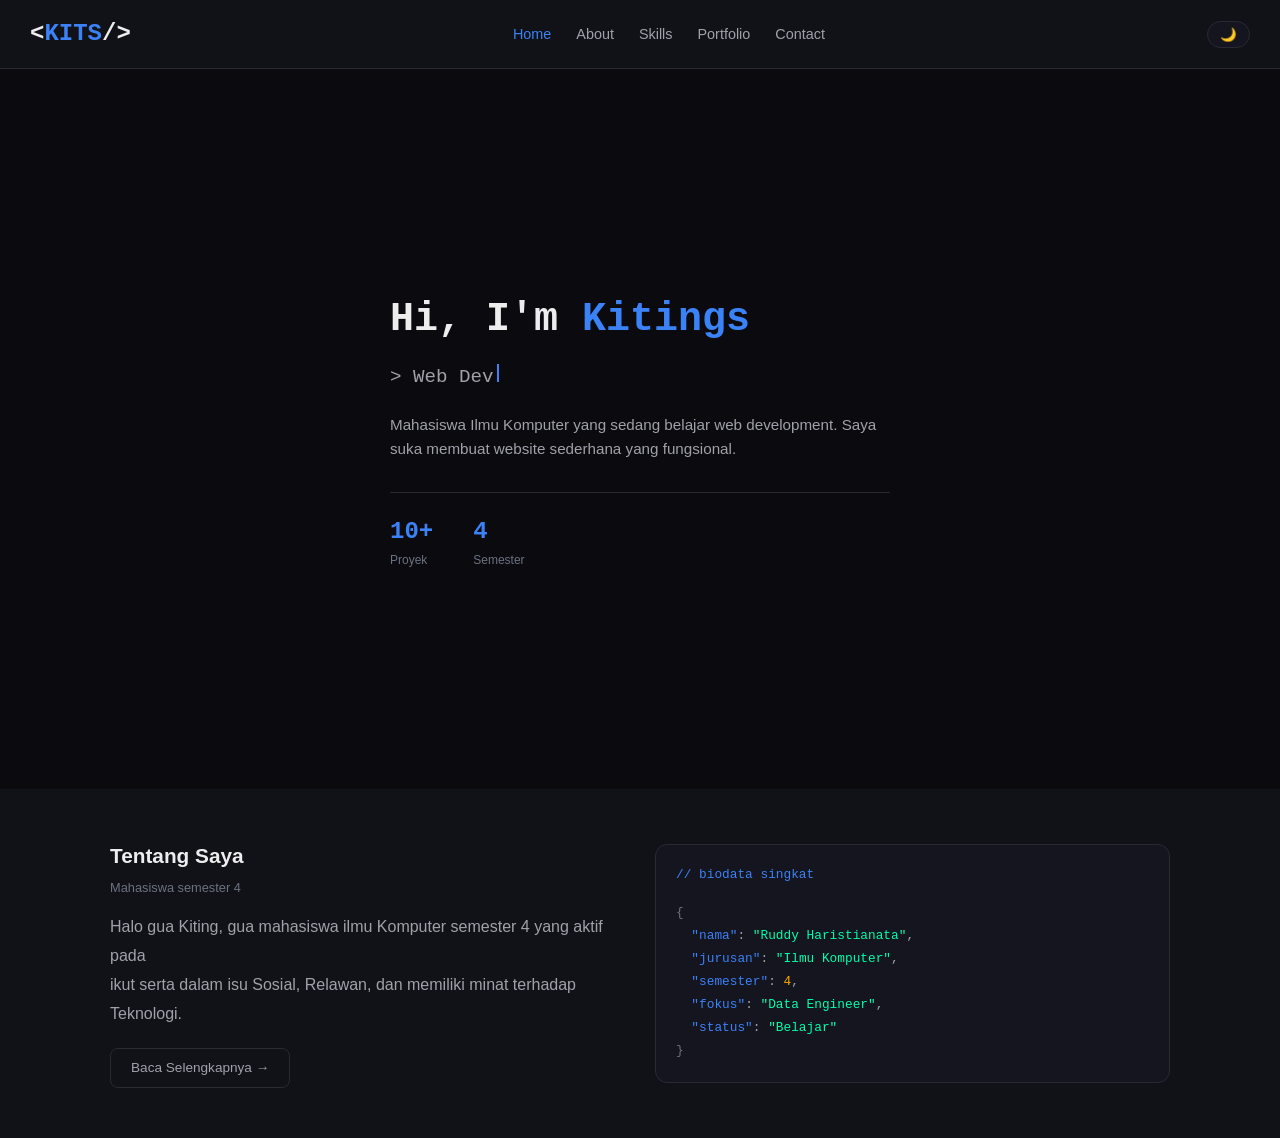
<file: index.html>
<!DOCTYPE html>
<html lang="id">
<head>
  <meta charset="UTF-8">
  <meta name="viewport" content="width=device-width, initial-scale=1.0">
  <title>Home</title>
  <style>

    * {
      margin: 0;
      padding: 0;
      box-sizing: border-box;
    }

    body {
      background-color: #0a0a0f;
      color: #ededee;
      font-family: Arial, Helvetica, sans-serif;
      line-height: 1.6;
    }

    .container {
      max-width: 1100px;
      margin: 0 auto;
      padding: 0 20px;
    }

    .navbar {
      display: flex;
      justify-content: space-between;
      align-items: center;
      padding: 15px 30px;
      background-color: #111118;
      border-bottom: 1px solid #2a2a35;
      flex-wrap: wrap;
    }

    .logo {
      font-family: 'Courier New', monospace;
      font-size: 1.5rem;
      font-weight: bold;
      text-decoration: none;
      color: #ededee;
    }

    .logo span { color: #3b82f6; }

    .nav-links {
      display: flex;
      gap: 25px;
      list-style: none;
    }

    .nav-links a {
      color: #a1a1aa;
      text-decoration: none;
      font-size: 0.9rem;
    }

    .nav-links a:hover { color: #3b82f6; }
    .nav-links a.active { color: #3b82f6; }

    .theme-toggle {
      background: #15151f;
      border: 1px solid #2a2a35;
      border-radius: 30px;
      padding: 5px 12px;
      cursor: pointer;
      color: #ededee;
    }

    .hamburger { display: none; flex-direction: column; gap: 4px; cursor: pointer; }
    .hamburger span { width: 22px; height: 2px; background: #ededee; }

    @media (max-width: 700px) {
      .nav-links { display: none; }
      .hamburger { display: flex; }
    }

    .hero {
      min-height: 80vh;
      display: flex;
      align-items: center;
      padding: 50px 0;
    }

    .hero-label {
      font-family: 'Courier New', monospace;
      font-size: 0.8rem;
      color: #3b82f6;
      margin-bottom: 15px;
    }

    .hero-name {
      font-family: 'Courier New', monospace;
      font-size: 2.5rem;
      font-weight: bold;
      margin-bottom: 10px;
    }

    .hero-name .highlight { color: #3b82f6; }

    .hero-role {
      font-family: 'Courier New', monospace;
      font-size: 1.2rem;
      color: #a1a1aa;
      margin-bottom: 20px;
    }

    .cursor {
      display: inline-block;
      width: 2px;
      height: 18px;
      background: #3b82f6;
      margin-left: 3px;
      animation: blink 1s step-end infinite;
    }

    @keyframes blink {
      0%, 100% { opacity: 1; }
      50% { opacity: 0; }
    }

    .hero-desc {
      max-width: 500px;
      color: #a1a1aa;
      font-size: 0.95rem;
      margin-bottom: 30px;
    }

    .btn {
      display: inline-block;
      padding: 8px 20px;
      border-radius: 8px;
      text-decoration: none;
      font-size: 0.85rem;
    }

    .btn-primary {
      background: #3b82f6;
      color: white;
      border: 1px solid #3b82f6;
    }

    .btn-primary:hover {
      background: transparent;
      color: #3b82f6;
    }

    .btn-outline {
      border: 1px solid #2a2a35;
      color: #a1a1aa;
    }

    .btn-outline:hover {
      border-color: #3b82f6;
      color: #3b82f6;
    }

    .hero-buttons {
      display: flex;
      gap: 15px;
      flex-wrap: wrap;
      margin-bottom: 30px;
    }

    .tag {
      font-size: 0.7rem;
      background: #15151f;
      padding: 4px 10px;
      border-radius: 12px;
      color: #a1a1aa;
      border: 1px solid #2a2a35;
      display: inline-block;
      margin-right: 5px;
      margin-bottom: 5px;
    }

    .tech-stack {
      margin: 20px 0;
    }

    .tech-stack p {
      font-size: 0.75rem;
      color: #6b7280;
      margin-bottom: 8px;
    }

    .hero-stats {
      display: flex;
      gap: 40px;
      margin-top: 30px;
      padding-top: 20px;
      border-top: 1px solid #2a2a35;
    }

    .stat-number {
      font-family: 'Courier New', monospace;
      font-size: 1.5rem;
      font-weight: bold;
      color: #3b82f6;
    }

    .stat-label {
      font-size: 0.75rem;
      color: #6b7280;
    }

    .section-preview {
      padding: 50px 0;
      background-color: #111118;
    }

    .section-title {
      font-size: 1.3rem;
      font-weight: bold;
      margin-bottom: 5px;
    }

    .section-subtitle {
      color: #6b7280;
      font-size: 0.8rem;
      margin-bottom: 15px;
    }

    .grid-2 {
      display: grid;
      grid-template-columns: 1fr 1fr;
      gap: 30px;
      align-items: center;
    }

    .card {
      background: #15151f;
      border: 1px solid #2a2a35;
      border-radius: 12px;
      padding: 20px;
    }

    pre {
      color: #a1a1aa;
      font-size: 0.8rem;
      font-family: 'Courier New', monospace;
      line-height: 1.8;
    }

    footer {
      text-align: center;
      padding: 25px;
      border-top: 1px solid #2a2a35;
      font-size: 0.75rem;
      color: #6b7280;
    }

    footer a { color: #3b82f6; text-decoration: none; }

    @keyframes fadeInUp {
      from {
        opacity: 0;
        transform: translateY(20px);
      }
      to {
        opacity: 1;
        transform: translateY(0);
      }
    }

    .animate-on-scroll {
      opacity: 0;
      animation: fadeInUp 0.5s ease forwards;
    }

    .delay-1 { animation-delay: 0.1s; }
    .delay-2 { animation-delay: 0.2s; }
    .delay-3 { animation-delay: 0.3s; }
    .delay-4 { animation-delay: 0.4s; }
    .delay-5 { animation-delay: 0.5s; }

    @media (max-width: 700px) {
      .grid-2 {
        grid-template-columns: 1fr;
        gap: 20px;
      }
      .hero-name {
        font-size: 2rem;
      }
    }
  </style>
</head>
<body>

  <nav class="navbar">
    <a href="index.html" class="logo">&lt;<span>KITS</span>/&gt;</a>
    <ul class="nav-links" id="navLinks">
      <li><a href="index.html" class="active">Home</a></li>
      <li><a href="about.html">About</a></li>
      <li><a href="skills.html">Skills</a></li>
      <li><a href="portfolio.html">Portfolio</a></li>
      <li><a href="contact.html">Contact</a></li>
    </ul>
    <div style="display:flex; align-items:center; gap:8px;">
      <button class="theme-toggle" id="themeToggle">🌙</button>
      <div class="hamburger" id="hamburger">
        <span></span><span></span><span></span>
      </div>
    </div>
  </nav>

  <section class="hero">
    <div class="container">
      <div class="hero-content">
        <h1 class="hero-name animate-on-scroll delay-1">
          Hi, I'm <span class="highlight">Kitings</span>
        </h1>
        <p class="hero-role animate-on-scroll delay-2">
          &gt; <span id="typingText"></span><span class="cursor"></span>
        </p>
        <p class="hero-desc animate-on-scroll delay-3">
          Mahasiswa Ilmu Komputer yang sedang belajar web development.
          Saya suka membuat website sederhana yang fungsional.
        </p>
        <div class="hero-stats animate-on-scroll delay-5">
          <div class="stat-item">
            <div class="stat-number">10+</div>
            <div class="stat-label">Proyek</div>
          </div>
          <div class="stat-item">
            <div class="stat-number">4</div>
            <div class="stat-label">Semester</div>
          </div>
        </div>
      </div>
    </div>
  </section>

  <section class="section-preview">
    <div class="container">
      <div class="grid-2">
        <div class="animate-on-scroll delay-1">
          <p class="section-title">Tentang Saya</p>
          <p class="section-subtitle">Mahasiswa semester 4</p>
          <p style="color:#a1a1aa; line-height:1.8; margin-bottom:20px;">
          Halo gua Kiting, gua mahasiswa ilmu Komputer semester 4 yang aktif pada <br>
          ikut serta dalam isu Sosial, Relawan, dan memiliki minat terhadap Teknologi.
          </p>
          <a href="about.html" class="btn btn-outline">Baca Selengkapnya →</a>
        </div>
        <div class="animate-on-scroll delay-2">
          <div class="card">
            <p style="font-family:'Courier New',monospace; color:#3b82f6; font-size:0.8rem; margin-bottom:15px;">
              // biodata singkat
            </p>
            <pre><code><span style="color:#6b7280;">{</span>
  <span style="color:#3b82f6;">"nama"</span>: <span style="color:#00ffaa;">"Ruddy Haristianata"</span>,
  <span style="color:#3b82f6;">"jurusan"</span>: <span style="color:#00ffaa;">"Ilmu Komputer"</span>,
  <span style="color:#3b82f6;">"semester"</span>: <span style="color:#ffaa00;">4</span>,
  <span style="color:#3b82f6;">"fokus"</span>: <span style="color:#00ffaa;">"Data Engineer"</span>,
  <span style="color:#3b82f6;">"status"</span>: <span style="color:#00ffaa;">"Belajar"</span>
<span style="color:#6b7280;">}</span></code></pre>
          </div>
        </div>
      </div>
    </div>
  </section>

  <script>
    const roles = ["Web Developer", "Frontend Learner", "C++ Student", "Python Beginner"];
    let roleIndex = 0;
    let charIndex = 0;
    let isDeleting = false;
    const typingElement = document.getElementById("typingText");

    function typeEffect() {
      const currentRole = roles[roleIndex];
      if (isDeleting) {
        typingElement.textContent = currentRole.substring(0, charIndex - 1);
        charIndex--;
      } else {
        typingElement.textContent = currentRole.substring(0, charIndex + 1);
        charIndex++;
      }

      if (!isDeleting && charIndex === currentRole.length) {
        isDeleting = true;
        setTimeout(typeEffect, 2000);
        return;
      }

      if (isDeleting && charIndex === 0) {
        isDeleting = false;
        roleIndex = (roleIndex + 1) % roles.length;
        setTimeout(typeEffect, 300);
        return;
      }

      const speed = isDeleting ? 80 : 120;
      setTimeout(typeEffect, speed);
    }

    document.addEventListener("DOMContentLoaded", () => {
      setTimeout(typeEffect, 500);
    });

    const themeBtn = document.getElementById('themeToggle');
    let darkMode = true;
    themeBtn.addEventListener('click', () => {
      if (darkMode) {
        document.body.style.backgroundColor = '#f8fafc';
        document.body.style.color = '#0f172a';
        document.querySelector('.navbar').style.backgroundColor = '#eef2ff';
        document.querySelector('.navbar').style.borderBottomColor = '#cbd5e1';
        document.querySelectorAll('.nav-links a').forEach(a => a.style.color = '#334155');
        document.querySelector('.logo').style.color = '#0f172a';
        document.querySelector('.theme-toggle').style.background = '#ffffff';
        document.querySelector('.theme-toggle').style.borderColor = '#cbd5e1';
        document.querySelectorAll('.card').forEach(c => c.style.background = '#ffffff');
        document.querySelectorAll('.tag').forEach(t => { t.style.background = '#f1f5f9'; t.style.borderColor = '#cbd5e1'; });
        document.querySelector('.section-preview').style.backgroundColor = '#eef2ff';
        themeBtn.textContent = '☀️';
      } else {
        document.body.style.backgroundColor = '#0a0a0f';
        document.body.style.color = '#ededee';
        document.querySelector('.navbar').style.backgroundColor = '#111118';
        document.querySelector('.navbar').style.borderBottomColor = '#2a2a35';
        document.querySelectorAll('.nav-links a').forEach(a => a.style.color = '#a1a1aa');
        document.querySelector('.logo').style.color = '#ededee';
        document.querySelector('.theme-toggle').style.background = '#15151f';
        document.querySelector('.theme-toggle').style.borderColor = '#2a2a35';
        document.querySelectorAll('.card').forEach(c => c.style.background = '#15151f');
        document.querySelectorAll('.tag').forEach(t => { t.style.background = '#15151f'; t.style.borderColor = '#2a2a35'; });
        document.querySelector('.section-preview').style.backgroundColor = '#111118';
        themeBtn.textContent = '🌙';
      }
      darkMode = !darkMode;
    });

    const hamburger = document.getElementById('hamburger');
    const navLinks = document.getElementById('navLinks');
    if (hamburger && navLinks) {
      hamburger.addEventListener('click', () => {
        if (navLinks.style.display === 'flex') {
          navLinks.style.display = 'none';
        } else {
          navLinks.style.display = 'flex';
          navLinks.style.flexDirection = 'column';
          navLinks.style.position = 'absolute';
          navLinks.style.top = '70px';
          navLinks.style.left = '0';
          navLinks.style.right = '0';
          navLinks.style.backgroundColor = '#111118';
          navLinks.style.padding = '20px';
          navLinks.style.gap = '15px';
          navLinks.style.borderBottom = '1px solid #2a2a35';
          navLinks.style.zIndex = '1000';
        }
      });
    }

    window.addEventListener('resize', () => {
      if (window.innerWidth > 700 && navLinks) {
        navLinks.style.display = '';
        navLinks.style.position = '';
        navLinks.style.flexDirection = '';
        navLinks.style.backgroundColor = '';
        navLinks.style.padding = '';
        navLinks.style.gap = '';
        navLinks.style.borderBottom = '';
      }
    });
  </script>
</body>
</html>
</file>
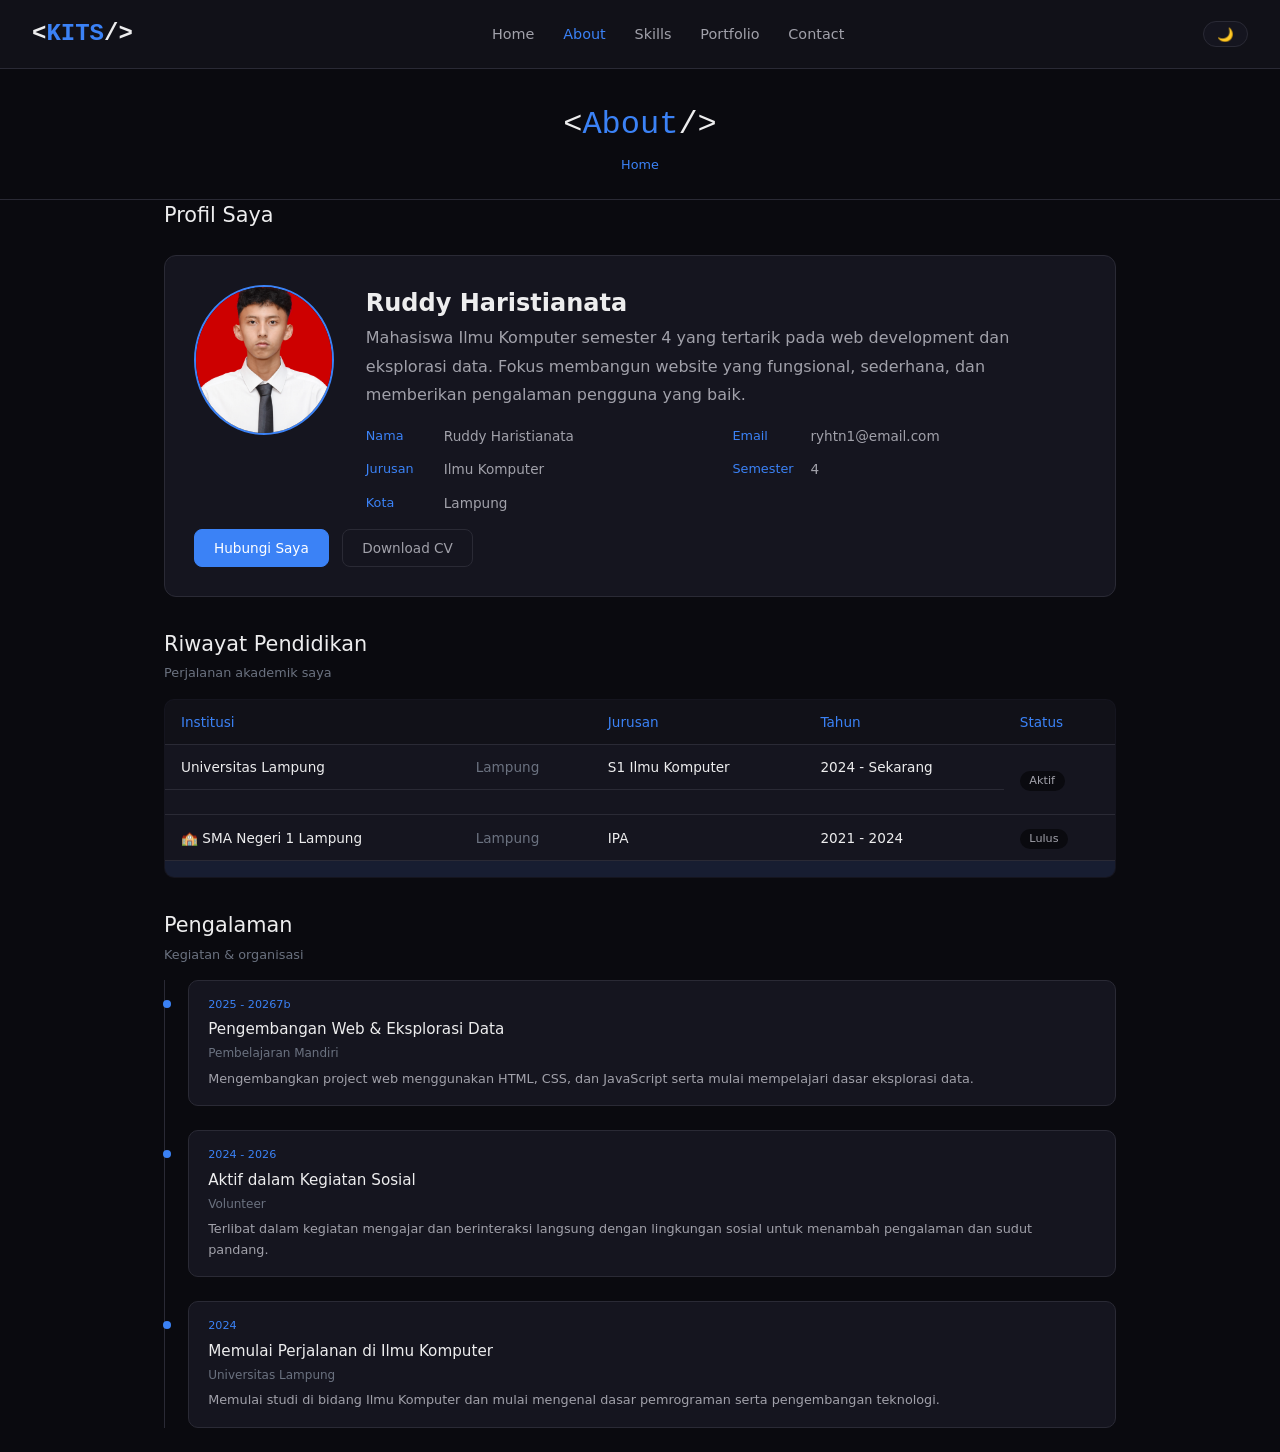
<file: about.html>
<!DOCTYPE html>
<html lang="id">
<head>
  <meta charset="UTF-8">
  <meta name="viewport" content="width=device-width, initial-scale=1.0">
  <title>About Me</title>
  <style>
    * {
      margin: 0;
      padding: 0;
      box-sizing: border-box;
    }

    :root {
      --bg-primary: #0a0a0f;
      --bg-secondary: #111118;
      --bg-card: #15151f;
      --text-primary: #ededee;
      --text-secondary: #a1a1aa;
      --text-muted: #6b7280;
      --border-color: #2a2a35;
      --accent: #3b82f6;
      --accent-dim: rgba(59, 130, 246, 0.08);
      --transition: all 0.2s ease;
    }

    body {
      background: var(--bg-primary);
      color: var(--text-primary);
      font-family: 'Inter', system-ui, -apple-system, sans-serif;
      line-height: 1.5;
    }

    .container {
      max-width: 1000px;
      margin: 0 auto;
      padding: 0 1.5rem;
    }

    .navbar {
      display: flex;
      justify-content: space-between;
      align-items: center;
      padding: 1rem 2rem;
      background: var(--bg-secondary);
      border-bottom: 1px solid var(--border-color);
      flex-wrap: wrap;
    }

    .logo {
      font-family: 'Courier New', monospace;
      font-size: 1.5rem;
      font-weight: bold;
      text-decoration: none;
      color: var(--text-primary);
    }

    .logo span { color: var(--accent); }

    .nav-links {
      display: flex;
      gap: 1.8rem;
      list-style: none;
    }

    .nav-links a {
      color: var(--text-secondary);
      text-decoration: none;
      font-size: 0.9rem;
      transition: var(--transition);
    }

    .nav-links a:hover { color: var(--accent); }
    .nav-links a.active { color: var(--accent); }

    .theme-toggle {
      background: var(--bg-card);
      border: 1px solid var(--border-color);
      border-radius: 30px;
      padding: 0.3rem 0.8rem;
      cursor: pointer;
      color: var(--text-primary);
    }

    .hamburger { display: none; flex-direction: column; gap: 4px; cursor: pointer; }
    .hamburger span { width: 22px; height: 2px; background: var(--text-primary); }

    @media (max-width: 700px) {
      .nav-links { display: none; }
      .hamburger { display: flex; }
    }

    .page-header {
      border-bottom: 1px solid var(--border-color);
      padding: 2rem 0 1.5rem;
      text-align: center;
    }

    .page-header h1 {
      font-family: 'Courier New', monospace;
      font-size: 2rem;
      font-weight: 500;
      color: var(--text-primary);
    }

    .page-header h1 span { color: var(--accent); }

    .breadcrumb {
      font-size: 0.8rem;
      color: var(--text-muted);
      margin-top: 0.4rem;
    }

    .breadcrumb a {
      color: var(--accent);
      text-decoration: none;
    }

    .card {
      background: var(--bg-card);
      border: 1px solid var(--border-color);
      border-radius: 12px;
      padding: 1.8rem;
      margin: 1.5rem 0;
    }

    /* --- Profile dengan Float --- */
    .profile-image-wrapper {
      float: left;
      margin: 0 2rem 1rem 0;
    }

    .profile-placeholder {
      width: 150px;
      height: 150px;
      border-radius: 50%;
      background: var(--bg-secondary);
      border: 1px solid var(--border-color);
      display: flex;
      flex-direction: column;
      align-items: center;
      justify-content: center;
      font-size: 3rem;
      color: var(--accent);
    }

    .profile-placeholder span {
      font-size: 0.7rem;
      color: var(--text-muted);
      margin-top: 0.3rem;
    }

    .status-badge {
      display: inline-block;
      margin-top: 0.5rem;
      background: var(--accent-dim);
      border: 1px solid var(--accent);
      color: var(--accent);
      font-size: 0.7rem;
      padding: 0.2rem 0.8rem;
      border-radius: 20px;
    }

    .clearfix::after {
      content: '';
      display: table;
      clear: both;
    }

    /* --- Info List --- */
    .info-list {
      list-style: none;
      display: grid;
      grid-template-columns: 1fr 1fr;
      gap: 0.8rem;
      margin: 1rem 0;
    }

    .info-list li {
      display: flex;
      gap: 0.5rem;
      font-size: 0.85rem;
    }

    .info-label {
      color: var(--accent);
      min-width: 70px;
      font-size: 0.8rem;
    }

    .info-value {
      color: var(--text-secondary);
    }

    .btn {
      display: inline-block;
      padding: 0.5rem 1.2rem;
      border-radius: 8px;
      text-decoration: none;
      font-size: 0.85rem;
      transition: var(--transition);
    }

    .btn-primary {
      background: var(--accent);
      color: white;
      border: 1px solid var(--accent);
    }

    .btn-primary:hover {
      background: transparent;
      color: var(--accent);
    }

    .btn-outline {
      border: 1px solid var(--border-color);
      color: var(--text-secondary);
    }

    .btn-outline:hover {
      border-color: var(--accent);
      color: var(--accent);
    }

    .section-title {
      font-size: 1.3rem;
      font-weight: 500;
      margin-bottom: 0.2rem;
    }

    .section-subtitle {
      color: var(--text-muted);
      font-size: 0.8rem;
      margin-bottom: 0.5rem;
    }

    .education-table-wrapper {
      overflow-x: auto;
      margin: 1rem 0;
    }

    .styled-table {
      width: 100%;
      border-collapse: collapse;
      font-size: 0.85rem;
      background: var(--bg-card);
      border: 1px solid var(--border-color);
      border-radius: 10px;
      overflow: hidden;
    }

    .styled-table th,
    .styled-table td {
      padding: 0.75rem 1rem;
      border-bottom: 1px solid var(--border-color);
      text-align: left;
    }

    .styled-table th {
      background: var(--bg-secondary);
      color: var(--accent);
      font-weight: 500;
    }

    .tag {
      background: var(--bg-primary);
      padding: 0.2rem 0.6rem;
      border-radius: 12px;
      font-size: 0.7rem;
      color: var(--text-secondary);
    }

    .timeline {
      position: relative;
      padding-left: 1.5rem;
      margin-top: 1rem;
    }

    .timeline::before {
      content: '';
      position: absolute;
      left: 0;
      top: 0;
      bottom: 0;
      width: 1px;
      background: var(--border-color);
    }

    .timeline-item {
      position: relative;
      margin-bottom: 1.5rem;
      padding: 1rem 1.2rem;
      background: var(--bg-card);
      border: 1px solid var(--border-color);
      border-radius: 10px;
    }

    .timeline-item::before {
      content: '';
      position: absolute;
      left: -1.65rem;
      top: 1.2rem;
      width: 8px;
      height: 8px;
      border-radius: 50%;
      background: var(--accent);
    }

    .timeline-date {
      font-size: 0.7rem;
      color: var(--accent);
      margin-bottom: 0.3rem;
    }

    .timeline-title {
      font-size: 0.95rem;
      font-weight: 500;
      margin-bottom: 0.2rem;
    }

    .timeline-org {
      font-size: 0.75rem;
      color: var(--text-muted);
      margin-bottom: 0.4rem;
    }

    .timeline-desc {
      font-size: 0.8rem;
      color: var(--text-secondary);
      line-height: 1.6;
    }

    footer {
      text-align: center;
      padding: 1.5rem;
      border-top: 1px solid var(--border-color);
      margin-top: 2rem;
      font-size: 0.75rem;
      color: var(--text-muted);
    }

    footer a { color: var(--accent); text-decoration: none; }

    @media (max-width: 600px) {
      .profile-image-wrapper {
        float: none;
        display: flex;
        justify-content: center;
        margin-bottom: 1rem;
      }
      .info-list {
        grid-template-columns: 1fr;
      }
      .card {
        padding: 1.2rem;
      }
    }
  </style>
</head>
<body>

  <nav class="navbar">
    <a href="index.html" class="logo">&lt;<span>KITS</span>/&gt;</a>
    <ul class="nav-links" id="navLinks">
      <li><a href="index.html">Home</a></li>
      <li><a href="about.html" class="active">About</a></li>
      <li><a href="skills.html">Skills</a></li>
      <li><a href="portfolio.html">Portfolio</a></li>
      <li><a href="contact.html">Contact</a></li>
    </ul>
    <div style="display:flex; align-items:center; gap:0.5rem;">
      <button class="theme-toggle" id="themeToggle" title="Ganti Tema">🌙</button>
      <div class="hamburger" id="hamburger">
        <span></span><span></span><span></span>
      </div>
    </div>
  </nav>

  <div class="page-wrapper">

    <div class="page-header">
      <h1>&lt;<span>About</span>/&gt;</h1>
      <p class="breadcrumb">
        <a href="index.html">Home</a> 
      </p>
    </div>

    <div class="container">

      <div>
        <p class="section-title">Profil Saya</p>
      </div>

      <div class="card clearfix">
          <div class="profile-image-wrapper">
              <img src="img/pass fotoo.jpg" alt="Foto Ruddy Haristianata" 
                  style="width: 140px; height: 150px; border-radius: 50%; object-fit: cover; border: 2px solid var(--accent);">
          </div>

          <h2 style="font-size:1.5rem; margin-bottom:0.2rem;">Ruddy Haristianata</h2>
          <p style="color:var(--text-secondary); line-height:1.8; margin-bottom:1rem;">
              Mahasiswa Ilmu Komputer semester 4 yang tertarik pada web development dan eksplorasi data. Fokus membangun website yang fungsional, sederhana, dan memberikan pengalaman pengguna yang baik.
          </p>

          <ul class="info-list">
              <li><span class="info-label">Nama</span><span class="info-value">Ruddy Haristianata</span></li>
              <li><span class="info-label">Email</span><span class="info-value">ryhtn1@email.com</span></li>
              <li><span class="info-label">Jurusan</span><span class="info-value">Ilmu Komputer</span></li>
              <li><span class="info-label">Semester</span><span class="info-value">4</span></li>
              <li><span class="info-label">Kota</span><span class="info-value">Lampung</span></li>
          </ul>

          <div style="margin-top:1rem;">
              <a href="contact.html" class="btn btn-primary">Hubungi Saya</a>
              <a href="#" class="btn btn-outline" style="margin-left:0.5rem;">Download CV</a>
          </div>
      </div>
      
      <div style="margin-top: 2rem;">
        <p class="section-title">Riwayat Pendidikan</p>
        <p class="section-subtitle">Perjalanan akademik saya</p>
      </div>

      <div class="education-table-wrapper">
        <table class="styled-table">
          <thead>
            <tr>
              <th colspan="2">Institusi</th>
              <th>Jurusan</th>
              <th>Tahun</th>
              <th>Status</th>
            </tr>
          </thead>
          <tbody>
            <tr>
              <td style="font-weight:500;">Universitas Lampung</td>
              <td style="color:var(--text-muted);">Lampung</td>
              <td>S1 Ilmu Komputer</td>
              <td>2024 - Sekarang</td>
              <td rowspan="2" style="vertical-align:middle;"><span class="tag">Aktif</span></td>
            </tr>
            <tr>
              <td colspan="2" style="color:var(--text-muted); font-size:0.75rem; padding-left:1.5rem;">
          
              </td>
              <td colspan="2" style="color:var(--text-muted); font-size:0.75rem;"></td>
            </tr>
            <tr>
              <td style="font-weight:500;">🏫 SMA Negeri 1 Lampung</td>
              <td style="color:var(--text-muted);">Lampung</td>
              <td>IPA</td>
              <td>2021 - 2024</td>
              <td><span class="tag">Lulus</span></td>
            </tr>
            <tr style="background: var(--accent-dim);">
              <td colspan="5" style="text-align:center; font-size:0.75rem; padding:0.5rem;">
              </td>
            </tr>
          </tbody>
        </table>
      </div>

     
      <div style="margin-top: 2rem;">
        <p class="section-title">Pengalaman</p>
        <p class="section-subtitle">Kegiatan & organisasi</p>
      </div>

    <div class="timeline">

      <div class="timeline-item">
        <div class="timeline-date">2025 - 20267b </div>
        <div class="timeline-title">Pengembangan Web & Eksplorasi Data</div>
        <div class="timeline-org">Pembelajaran Mandiri</div>
        <div class="timeline-desc">
          Mengembangkan project web menggunakan HTML, CSS, dan JavaScript serta mulai mempelajari dasar eksplorasi data.
        </div>
      </div>

      <div class="timeline-item">
        <div class="timeline-date">2024 - 2026</div>
        <div class="timeline-title">Aktif dalam Kegiatan Sosial</div>
        <div class="timeline-org">Volunteer</div>
        <div class="timeline-desc">
          Terlibat dalam kegiatan mengajar dan berinteraksi langsung dengan lingkungan sosial untuk menambah pengalaman dan sudut pandang.
        </div>
      </div>

      <div class="timeline-item">
        <div class="timeline-date">2024</div>
        <div class="timeline-title">Memulai Perjalanan di Ilmu Komputer</div>
        <div class="timeline-org">Universitas Lampung</div>
        <div class="timeline-desc">
          Memulai studi di bidang Ilmu Komputer dan mulai mengenal dasar pemrograman serta pengembangan teknologi.
        </div>
      </div>

    </div>

    </div>
  </div>

  <script>
    const themeBtn = document.getElementById('themeToggle');
    let darkMode = true;
    themeBtn.addEventListener('click', () => {
      const root = document.documentElement.style;
      if (darkMode) {
        root.setProperty('--bg-primary', '#f8fafc');
        root.setProperty('--bg-secondary', '#eef2ff');
        root.setProperty('--bg-card', '#ffffff');
        root.setProperty('--text-primary', '#0f172a');
        root.setProperty('--text-secondary', '#334155');
        root.setProperty('--border-color', '#cbd5e1');
        root.setProperty('--text-muted', '#64748b');
        themeBtn.textContent = '☀️';
      } else {
        root.setProperty('--bg-primary', '#0a0a0f');
        root.setProperty('--bg-secondary', '#111118');
        root.setProperty('--bg-card', '#15151f');
        root.setProperty('--text-primary', '#ededee');
        root.setProperty('--text-secondary', '#a1a1aa');
        root.setProperty('--border-color', '#2a2a35');
        root.setProperty('--text-muted', '#6b7280');
        themeBtn.textContent = '🌙';
      }
      darkMode = !darkMode;
    });

    // HAMBURGER MENU
    const hamburger = document.getElementById('hamburger');
    const navLinks = document.getElementById('navLinks');
    if (hamburger && navLinks) {
      hamburger.addEventListener('click', () => {
        if (navLinks.style.display === 'flex') {
          navLinks.style.display = 'none';
        } else {
          navLinks.style.display = 'flex';
          navLinks.style.flexDirection = 'column';
          navLinks.style.position = 'absolute';
          navLinks.style.top = '70px';
          navLinks.style.left = '0';
          navLinks.style.right = '0';
          navLinks.style.backgroundColor = 'var(--bg-secondary)';
          navLinks.style.padding = '1rem';
          navLinks.style.gap = '1rem';
          navLinks.style.borderBottom = '1px solid var(--border-color)';
          navLinks.style.zIndex = '1000';
        }
      });
    }

    window.addEventListener('resize', () => {
      if (window.innerWidth > 700 && navLinks) {
        navLinks.style.display = '';
        navLinks.style.position = '';
        navLinks.style.flexDirection = '';
        navLinks.style.backgroundColor = '';
        navLinks.style.padding = '';
        navLinks.style.gap = '';
        navLinks.style.borderBottom = '';
      }
    });
  </script>
</body>
</html>
</file>
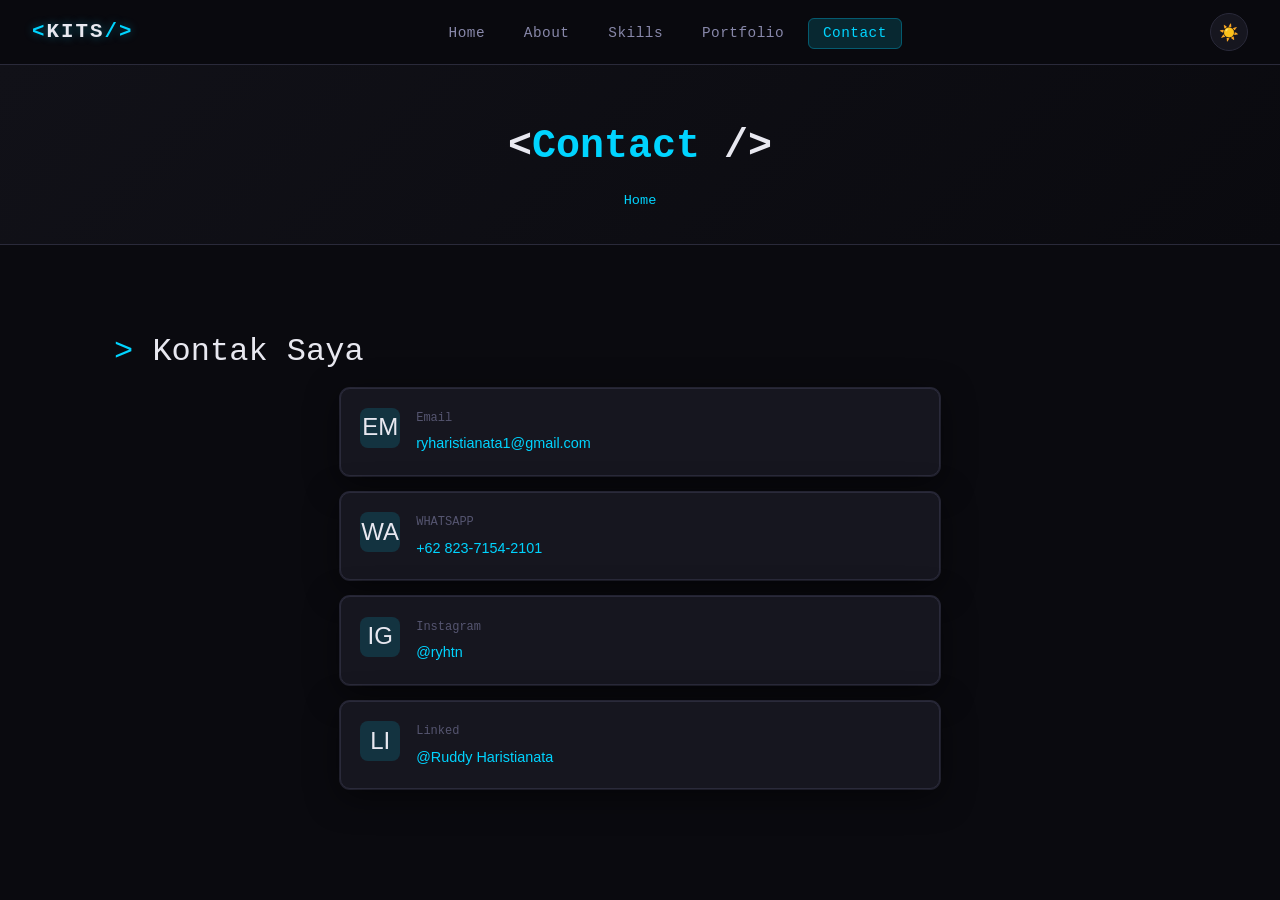
<file: contact.html>
<!DOCTYPE html>
<html lang="id">
<head>
  <meta charset="UTF-8" />
  <meta name="viewport" content="width=device-width, initial-scale=1.0"/>
  <title>contact</title>
  <link rel="stylesheet" href="css/style.css"/>

  <style>
    .page-header {
      background: linear-gradient(135deg, var(--bg-secondary) 0%, var(--bg-primary) 100%);
      border-bottom: 1px solid var(--border-color);
      padding: 3rem 0 2rem;
      text-align: center;
    }
    .page-header h1 {
      font-family:'Courier New',monospace;
      font-size:2.5rem;
    }
    .page-header h1 span { color: var(--neon-blue); }

    .breadcrumb {
      font-family:'Courier New',monospace;
      font-size:0.85rem;
      color:var(--text-muted);
      margin-top:0.5rem;
    }
    .breadcrumb a {
      color:var(--neon-blue);
      text-decoration:none;
    }

    .contact-info-item {
      display: flex;
      gap: 1rem;
      align-items: flex-start;
      padding: 1.2rem;
      background: var(--bg-card);
      border: 1px solid var(--border-color);
      border-radius: 10px;
      margin-bottom: 1rem;
      transition: var(--transition);
      box-shadow: var(--shadow-card);
    }

    .contact-info-item:hover {
      border-color: rgba(0, 212, 255, 0.3);
      transform: translateX(4px);
    }

    .contact-icon {
      font-size: 1.5rem;
      min-width: 40px;
      height: 40px;
      display: flex;
      align-items: center;
      justify-content: center;
      background: var(--neon-blue-dim);
      border-radius: 8px;
    }

    .contact-label {
      font-family: 'Courier New', monospace;
      font-size: 0.75rem;
      color: var(--text-muted);
      margin-bottom: 0.2rem;
    }

    .contact-value {
      font-size: 0.9rem;
      color: var(--text-primary);
    }

    .contact-value a {
      color: var(--neon-blue);
      text-decoration: none;
    }

    .contact-value a:hover {
      text-decoration: underline;
    }

    .social-links {
      display: flex;
      gap: 0.8rem;
      margin-top: 1.5rem;
      flex-wrap: wrap;
    }

    .social-link {
      display: inline-flex;
      align-items: center;
      gap: 0.5rem;
      padding: 0.6rem 1rem;
      background: var(--bg-card);
      border: 1px solid var(--border-color);
      border-radius: 8px;
      color: var(--text-secondary);
      text-decoration: none;
      font-size: 0.85rem;
      transition: var(--transition);
      box-shadow: 0 2px 8px rgba(0,0,0,0.3);
    }

    .social-link:hover {
      border-color: var(--neon-blue);
      color: var(--neon-blue);
      box-shadow: 0 4px 16px rgba(0, 212, 255, 0.2);
      transform: translateY(-2px);
    }
  </style>
</head>

<body>

<nav class="navbar">
  <a href="index.html" class="logo">&lt;<span>KITS</span>/&gt;</a>
  <ul class="nav-links" id="navLinks">
    <li><a href="index.html">Home</a></li>
    <li><a href="about.html">About</a></li>
    <li><a href="skills.html">Skills</a></li>
    <li><a href="portfolio.html">Portfolio</a></li>
    <li><a href="contact.html">Contact</a></li>
  </ul>

  <div style="display:flex; align-items:center; gap:0.5rem;">
    <button class="theme-toggle" id="themeToggle">☀️</button>
    <div class="hamburger" id="hamburger">
      <span></span><span></span><span></span>
    </div>
  </div>
</nav>

<div class="page-wrapper">

  <div class="page-header">
    <h1>&lt;<span>Contact</span> /&gt;</h1>
    <p class="breadcrumb">
      <a href="index.html">Home </a> 
    </p>
  </div>

  <section>
    <div class="container">

      <div class="animate-on-scroll">
        <p class="section-title">Kontak Saya  </p>
      </div>

      <div style="max-width:600px; margin:auto;" class="animate-on-scroll">

        <div class="contact-info-item">
          <div class="contact-icon">EM</div>
          <div>
            <div class="contact-label">Email</div>
            <div class="contact-value">
              <a href="mailto:ryht@email.com">ryharistianata1@gmail.com</a>
            </div>
          </div>
        </div>

        <div class="contact-info-item">
          <div class="contact-icon">WA</div>
          <div>
            <div class="contact-label">WHATSAPP</div>
            <div class="contact-value">
            <a href="https://wa.me/6282371542101?text=Halo%20ngab%20mau%20nanya" target="_blank">
              +62 823-7154-2101
            </a>
           </div>
          </div>
        </div>

        <div class="contact-info-item">
          <div class="contact-icon">IG</div>
          <div>
            <div class="contact-label">Instagram</div>
            <div class="contact-value">
            <a href="https://www.instagram.com/ryhtn_/" target="_blank">
              @ryhtn
            </a>
           </div>
          </div>
        </div>

       <div class="contact-info-item">
          <div class="contact-icon">LI</div>
          <div>
            <div class="contact-label">Linked</div>
            <div class="contact-value">
            <a href="" target="_blank">
              @Ruddy Haristianata
            </a>
           </div>
          </div>
        </div>


    </div>
  </section>

</div>

<script src="js/main.js"></script>

</body>
</html>
</file>
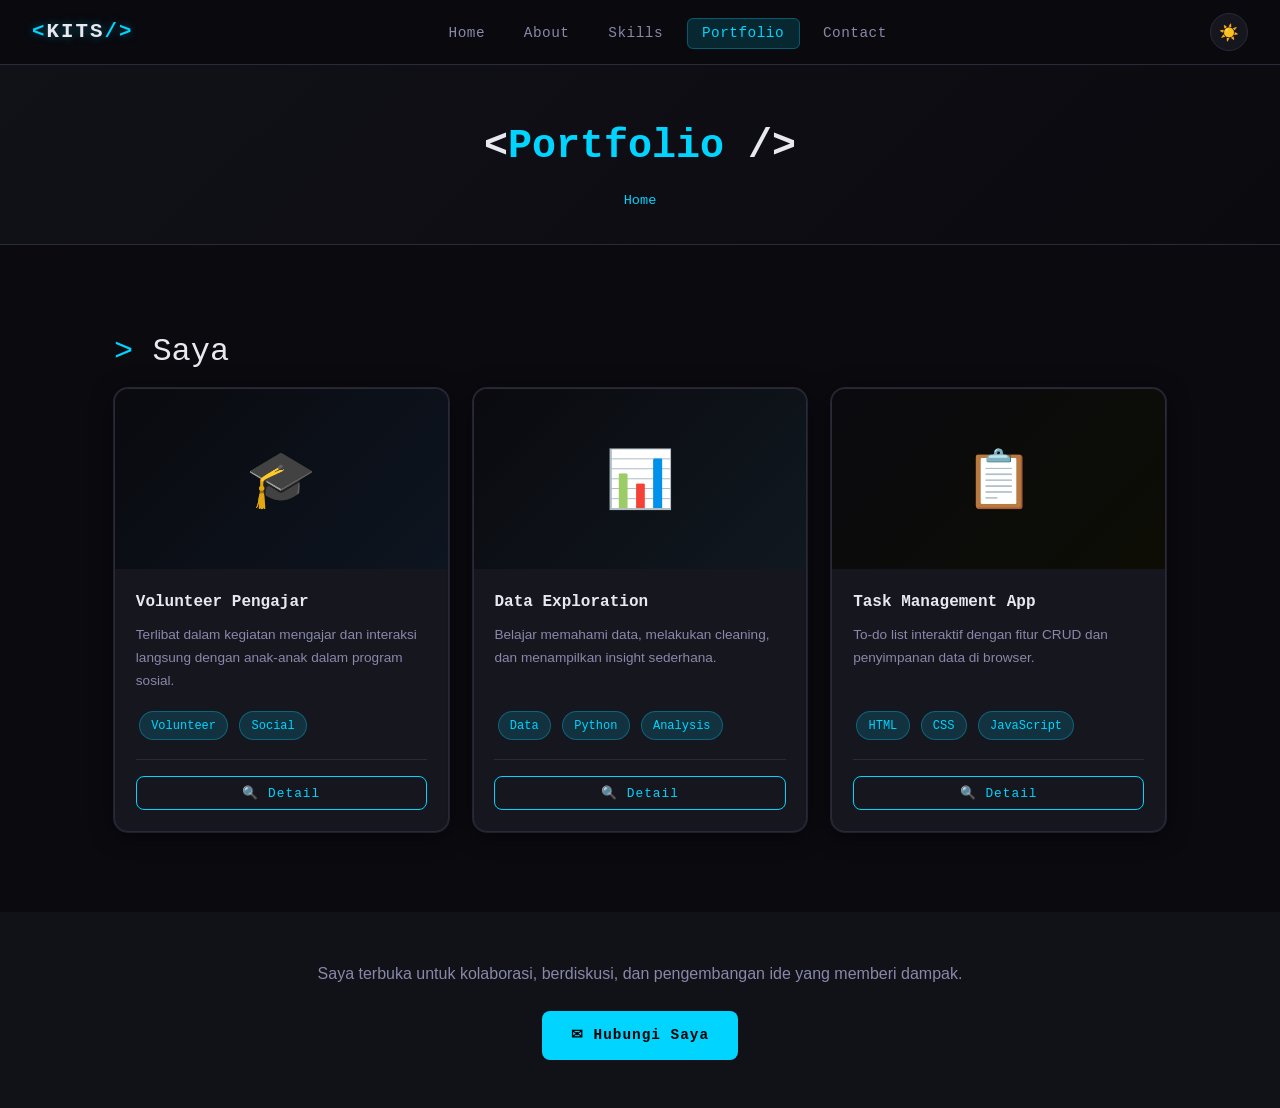
<file: portfolio.html>
<!DOCTYPE html>

<html lang="id">
<head>
  <meta charset="UTF-8" />
  <meta name="viewport" content="width=device-width, initial-scale=1.0" />
  <title>Portfolio</title>
  <link rel="stylesheet" href="css/style.css" />
  <style>
    
    .page-header {
      background: linear-gradient(135deg, var(--bg-secondary) 0%, var(--bg-primary) 100%);
      border-bottom: 1px solid var(--border-color);
      padding: 3rem 0 2rem;
      text-align: center;
    }
    .page-header h1 { font-family:'Courier New',monospace; font-size:2.5rem; }
    .page-header h1 span { color: var(--neon-blue); }
    .breadcrumb { font-family:'Courier New',monospace; font-size:0.85rem; color:var(--text-muted); margin-top:0.5rem; }
    .breadcrumb a { color:var(--neon-blue); text-decoration:none; }

       .project-card {
      background: var(--bg-card);
      border: 1px solid var(--border-color);
      border-radius: 14px;
      overflow: hidden;
      transition: var(--transition);
      /* BOX SHADOW utama untuk kartu project */
      box-shadow: 0 4px 24px rgba(0, 0, 0, 0.4), 0 0 0 1px var(--border-color);
      display: flex;
      flex-direction: column;
    }

    .project-card:hover {
      transform: translateY(-8px);
      border-color: rgba(0, 212, 255, 0.5);
      box-shadow:
        0 20px 60px rgba(0, 0, 0, 0.6),
        0 0 0 1px rgba(0, 212, 255, 0.3),
        0 0 40px rgba(0, 212, 255, 0.15);
    }

    .project-thumbnail {
      height: 180px;
      display: flex;
      align-items: center;
      justify-content: center;
      position: relative;
      overflow: hidden;
      background: var(--bg-secondary);
      font-size: 3.5rem;
    }

    .project-thumbnail::after {
      content: 'Lihat Detail →';
      position: absolute;
      inset: 0;
      background: rgba(0, 212, 255, 0.15);
      backdrop-filter: blur(4px);
      display: flex;
      align-items: center;
      justify-content: center;
      color: var(--neon-blue);
      font-family: 'Courier New', monospace;
      font-size: 0.9rem;
      opacity: 0;
      transition: var(--transition);
    }

    .project-card:hover .project-thumbnail::after {
      opacity: 1;
    }

    /* Body kartu project */
    .project-body {
      padding: 1.3rem;
      flex: 1;
      display: flex;
      flex-direction: column;
    }

    .project-title {
      font-family: 'Courier New', monospace;
      font-size: 1rem;
      color: var(--text-primary);
      margin-bottom: 0.4rem;
      font-weight: bold;
    }

    .project-desc {
      font-size: 0.85rem;
      color: var(--text-secondary);
      line-height: 1.7;
      margin-bottom: 1rem;
      flex: 1;
    }

    .project-tags {
      display: flex;
      flex-wrap: wrap;
      gap: 0.3rem;
      margin-bottom: 1rem;
    }

    /* Footer kartu dengan tombol aksi */
    .project-footer {
      display: flex;
      gap: 0.7rem;
      padding-top: 1rem;
      border-top: 1px solid var(--border-color);
    }

    .project-footer .btn {
      flex: 1;
      justify-content: center;
      font-size: 0.8rem;
      padding: 0.5rem 0.8rem;
    }

    /* --- Modal Detail Project (dibuat oleh JS) --- */
    .modal-overlay {
      position: fixed;
      inset: 0;
      background: rgba(0, 0, 0, 0.85);
      backdrop-filter: blur(8px);
      z-index: 2000;
      display: flex;
      align-items: center;
      justify-content: center;
      padding: 1rem;
      animation: fadeInUp 0.3s ease;
    }

    .modal-box {
      background: var(--bg-card);
      border: 1px solid rgba(0, 212, 255, 0.3);
      border-radius: 16px;
      max-width: 600px;
      width: 100%;
      max-height: 85vh;
      overflow-y: auto;
      /* Box Shadow khusus untuk modal */
      box-shadow: 0 0 80px rgba(0, 212, 255, 0.2), 0 20px 60px rgba(0, 0, 0, 0.8);
      animation: fadeInUp 0.3s ease;
    }

    .modal-header {
      padding: 1.5rem;
      border-bottom: 1px solid var(--border-color);
      display: flex;
      align-items: center;
      justify-content: space-between;
    }

    .modal-close {
      background: none;
      border: 1px solid var(--border-color);
      color: var(--text-secondary);
      width: 32px;
      height: 32px;
      border-radius: 50%;
      cursor: pointer;
      font-size: 1rem;
      transition: var(--transition);
      display: flex;
      align-items: center;
      justify-content: center;
    }

    .modal-close:hover {
      border-color: #ff4444;
      color: #ff4444;
    }

    .modal-body {
      padding: 1.5rem;
    }
    
    .filter-bar {
      display: flex;
      gap: 0.7rem;
      flex-wrap: wrap;
      margin-bottom: 2rem;
    }

    .filter-btn {
      padding: 0.4rem 1rem;
      border: 1px solid var(--border-color);
      background: var(--bg-card);
      color: var(--text-secondary);
      border-radius: 20px;
      font-family: 'Courier New', monospace;
      font-size: 0.82rem;
      cursor: pointer;
      transition: var(--transition);
    }

    .filter-btn:hover { border-color: var(--neon-blue); color: var(--neon-blue); }
    .filter-btn.active-filter { background: var(--neon-blue-dim); border-color: var(--neon-blue); color: var(--neon-blue); }

    .projects-grid {
      display: grid;
      grid-template-columns: repeat(auto-fill, minmax(300px, 1fr));
      gap: 1.5rem;
    }

    .project-card.hidden { display: none; }

    @media (max-width: 768px) {
      .projects-grid { grid-template-columns: 1fr; }
    }
  </style>
</head>
<body>

  <nav class="navbar">
    <a href="index.html" class="logo">&lt;<span>KITS</span>/&gt;</a>
    <ul class="nav-links" id="navLinks">
      <li><a href="index.html">Home</a></li>
      <li><a href="about.html">About</a></li>
      <li><a href="skills.html">Skills</a></li>
      <li><a href="portfolio.html">Portfolio</a></li>
      <li><a href="contact.html">Contact</a></li>
    </ul>
    <div style="display:flex; align-items:center; gap:0.5rem;">
      <button class="theme-toggle" id="themeToggle" title="Ganti Tema">☀️</button>
      <div class="hamburger" id="hamburger">
        <span></span><span></span><span></span>
      </div>
    </div>
  </nav>

  <div class="page-wrapper">

    <div class="page-header">
      <h1>&lt;<span>Portfolio</span> /&gt;</h1>
      <p class="breadcrumb">
        <a href="index.html">Home</a> 
      </p>
    </div>

    <section>
      <div class="container">

        <div class="animate-on-scroll">
          <p class="section-title">Saya</p>

      <div class="projects-grid animate-on-scroll" id="projectsGrid">

        <div class="project-card" data-category="experience"
            data-title="Volunteer Kegiatan Sosial"
            data-desc="Berpartisipasi dalam kegiatan sosial dengan mengajar anak-anak serta membantu menciptakan lingkungan belajar yang interaktif dan menyenangkan."
            data-tech="Communication, Social Impact"
            data-year="2025">
          <div class="project-thumbnail" style="background: linear-gradient(135deg, #0a0a0f, #0d1520);">
            🎓
          </div>
          <div class="project-body">
            <h3 class="project-title">Volunteer Pengajar</h3>
            <p class="project-desc">
              Terlibat dalam kegiatan mengajar dan interaksi langsung dengan anak-anak
              dalam program sosial.
            </p>
            <div class="project-tags">
              <span class="tag">Volunteer</span>
              <span class="tag">Social</span>
            </div>
            <div class="project-footer">
              <button class="btn btn-outline detail-btn">🔍 Detail</button>
            </div>
          </div>
        </div>

        <div class="project-card" data-category="data"
            data-title="Eksplorasi Data Sederhana"
            data-desc="Melakukan eksplorasi dataset untuk memahami pola data, proses cleaning, dan menyajikan insight sederhana sebagai langkah awal di bidang data."
            data-tech="Python, Data Cleaning, Visualization"
            data-year="2025">
          <div class="project-thumbnail" style="background: linear-gradient(135deg, #0a0a0f, #101820);">
            📊
          </div>
          <div class="project-body">
            <h3 class="project-title">Data Exploration</h3>
            <p class="project-desc">
              Belajar memahami data, melakukan cleaning, dan menampilkan insight sederhana.
            </p>
            <div class="project-tags">
              <span class="tag">Data</span>
              <span class="tag">Python</span>
              <span class="tag">Analysis</span>
            </div>
            <div class="project-footer">
              <button class="btn btn-outline detail-btn">🔍 Detail</button>
            </div>
          </div>
        </div>

        <div class="project-card" data-category="web"
            data-title="Sistem Manajemen Tugas"
            data-desc="Aplikasi web untuk mengelola daftar tugas dengan fitur CRUD, filter, dan penyimpanan data menggunakan LocalStorage."
            data-tech="HTML5, CSS3, JavaScript DOM"
            data-year="2024">
          <div class="project-thumbnail" style="background: linear-gradient(135deg, #0a0a0f, #0d0d05);">
            📋
          </div>
          <div class="project-body">
            <h3 class="project-title">Task Management App</h3>
            <p class="project-desc">
              To-do list interaktif dengan fitur CRUD dan penyimpanan data di browser.
            </p>
            <div class="project-tags">
              <span class="tag">HTML</span>
              <span class="tag">CSS</span>
              <span class="tag">JavaScript</span>
            </div>
            <div class="project-footer">
              <button class="btn btn-outline detail-btn">🔍 Detail</button>
            </div>
          </div>
        </div>

      </div>

      </div>
    </section>

    <section style="padding: 3rem 0; background: var(--bg-secondary); text-align:center;">
      <div class="container">
        <p style="color:var(--text-secondary); margin-bottom:1.5rem;">
          Saya terbuka untuk kolaborasi, berdiskusi, dan pengembangan ide yang memberi dampak.
        </p>
        <a href="contact.html" class="btn btn-primary">✉ Hubungi Saya</a>
      </div>
    </section>

  </div>


  
  <script src="js/main.js"></script>
  <script>


    function openProjectModal(card) {
      const title = card.getAttribute('data-title');
      const desc = card.getAttribute('data-desc');
      const tech = card.getAttribute('data-tech');
      const year = card.getAttribute('data-year');
      const emoji = card.querySelector('.project-thumbnail').textContent.trim();

      const overlay = document.createElement('div');
      overlay.classList.add('modal-overlay');
      overlay.id = 'projectModal';

      overlay.innerHTML = `
        <div class="modal-box">
          <div class="modal-header">
            <div>
              <p style="font-family:'Courier New',monospace; color:var(--neon-blue); font-size:0.8rem;">// detail</p>
              <h2 style="font-size:1.2rem;">${emoji} ${title}</h2>
            </div>
            <button class="modal-close" id="modalCloseBtn">✕</button>
          </div>

          <div class="modal-body">
            <p style="margin-bottom:1.2rem;">
              ${desc}
            </p>

            <div style="display:grid; grid-template-columns:1fr 1fr; gap:1rem;">
              <div>
                <p style="font-size:0.75rem;">TECH</p>
                <p>${tech}</p>
              </div>
              <div>
                <p style="font-size:0.75rem;">YEAR</p>
                <p>${year}</p>
              </div>
            </div>

            <div style="margin-top:1.2rem; display:flex; gap:0.5rem;">
              <a href="#" class="btn btn-primary">Demo</a>
              <a href="#" class="btn btn-outline">Repo</a>
            </div>
          </div>
        </div>
      `;

      document.body.appendChild(overlay);

      document.getElementById('modalCloseBtn').addEventListener('click', closeModal);

      overlay.addEventListener('click', function (e) {
        if (e.target === overlay) closeModal();
      });

      document.addEventListener('keydown', function escHandler(e) {
        if (e.key === 'Escape') {
          closeModal();
          document.removeEventListener('keydown', escHandler);
        }
      });
    }

    function closeModal() {
      const modal = document.getElementById('projectModal');
      if (modal) {
        modal.remove();
      }
    }

    document.querySelectorAll('.detail-btn').forEach(function (btn) {
      btn.addEventListener('click', function () {
        const card = this.closest('.project-card');
        openProjectModal(card);
      });
    });

  </script>
</body>
</html>
</file>
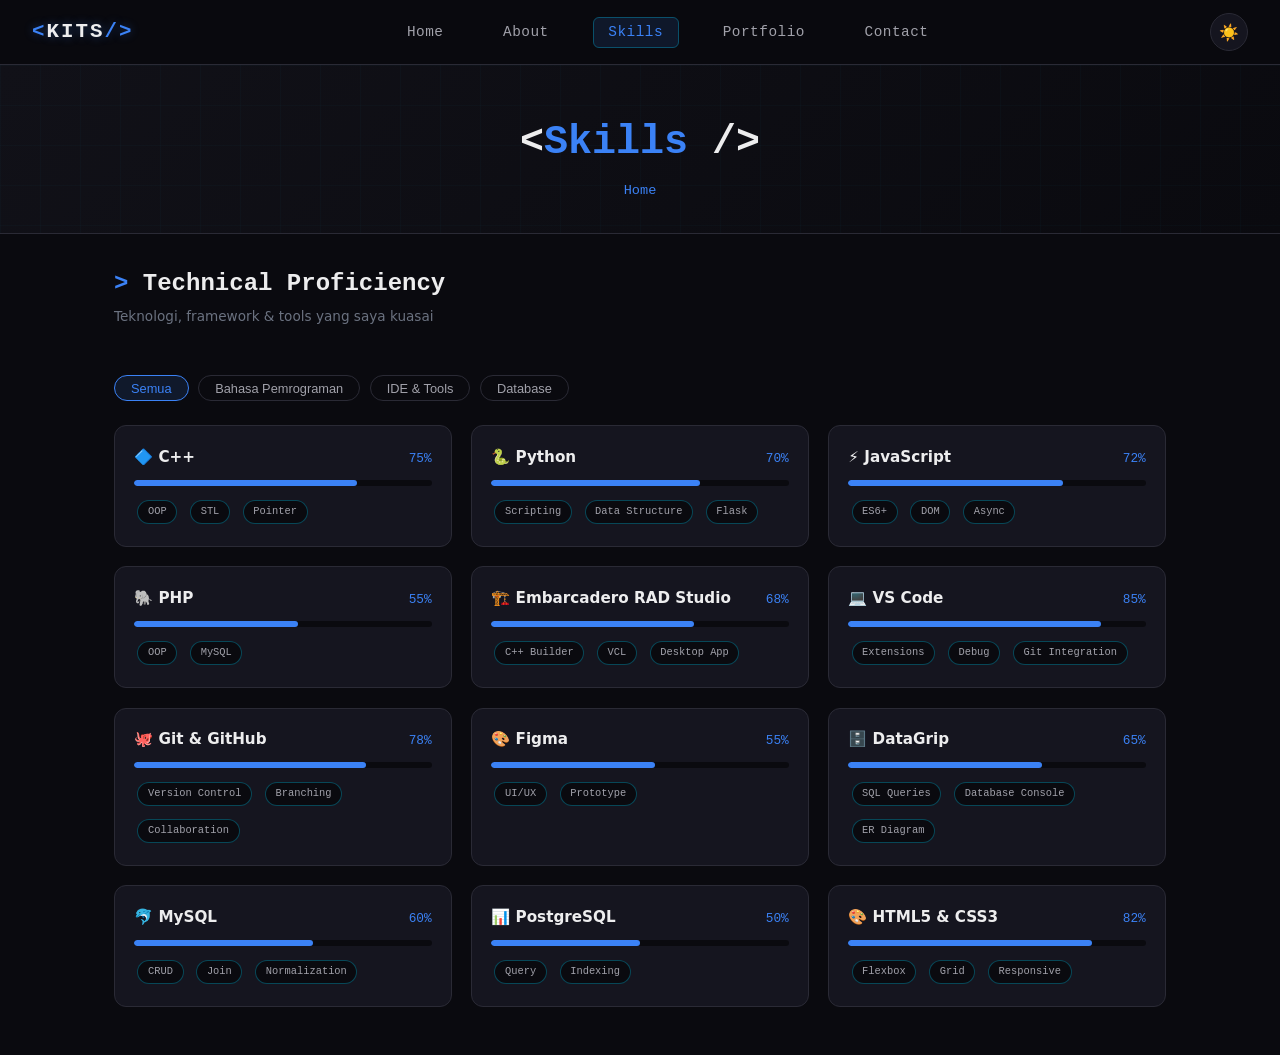
<file: skills.html>
<!DOCTYPE html>
<html lang="id">
<head>
  <meta charset="UTF-8">
  <meta name="viewport" content="width=device-width, initial-scale=1.0">
  <title>Skill</title>
  <link rel="stylesheet" href="css/style.css">
  <style>
    * {
      margin: 0;
      padding: 0;
      box-sizing: border-box;
    }

    :root {
      --bg-primary: #0a0a0f;
      --bg-secondary: #111118;
      --bg-card: #15151f;
      --text-primary: #ededee;
      --text-secondary: #a1a1aa;
      --text-muted: #6b7280;
      --border-color: #2a2a35;
      --neon-blue: #3b82f6;
      --neon-blue-dim: rgba(59, 130, 246, 0.12);
      --neon-blue-glow: rgba(59, 130, 246, 0.4);
      --shadow-card: 0 4px 12px rgba(0, 0, 0, 0.3);
      --transition: all 0.2s ease;
    }

    body {
      background: var(--bg-primary);
      color: var(--text-primary);
      font-family: 'Inter', system-ui, -apple-system, sans-serif;
      line-height: 1.5;
    }

    .container {
      max-width: 1100px;
      margin: 0 auto;
      padding: 0 1.5rem;
    }

    .navbar {
      display: flex;
      justify-content: space-between;
      align-items: center;
      padding: 1rem 2rem;
      background: var(--bg-secondary);
      border-bottom: 1px solid var(--border-color);
      flex-wrap: wrap;
    }

    .logo {
      font-family: 'Courier New', monospace;
      font-size: 1.5rem;
      font-weight: bold;
      text-decoration: none;
      color: var(--text-primary);
    }

    .logo span { color: var(--neon-blue); }

    .nav-links {
      display: flex;
      gap: 1.8rem;
      list-style: none;
    }

    .nav-links a {
      color: var(--text-secondary);
      text-decoration: none;
      font-size: 0.9rem;
      transition: var(--transition);
    }

    .nav-links a:hover { color: var(--neon-blue); }
    .nav-links a.active { color: var(--neon-blue); }

    .theme-toggle {
      background: var(--bg-card);
      border: 1px solid var(--border-color);
      border-radius: 30px;
      padding: 0.3rem 0.8rem;
      cursor: pointer;
      color: var(--text-primary);
    }

    .hamburger { display: none; flex-direction: column; gap: 4px; cursor: pointer; }
    .hamburger span { width: 22px; height: 2px; background: var(--text-primary); }

    @media (max-width: 700px) {
      .nav-links { display: none; }
      .hamburger { display: flex; }
    }

    .page-header {
      background: linear-gradient(135deg, var(--bg-secondary) 0%, var(--bg-primary) 100%);
      border-bottom: 1px solid var(--border-color);
      padding: 3rem 0 2rem;
      text-align: center;
      position: relative;
      overflow: hidden;
    }

    .page-header::before {
      content: '';
      position: absolute;
      inset: 0;
      background-image:
        linear-gradient(rgba(0, 212, 255, 0.02) 1px, transparent 1px),
        linear-gradient(90deg, rgba(0, 212, 255, 0.02) 1px, transparent 1px);
      background-size: 40px 40px;
    }

    .page-header-content {
      position: relative;
      z-index: 1;
    }

    .page-header h1 {
      font-family: 'Courier New', monospace;
      font-size: 2.5rem;
      color: var(--text-primary);
    }

    .page-header h1 span { color: var(--neon-blue); }

    .breadcrumb {
      font-family: 'Courier New', monospace;
      font-size: 0.85rem;
      color: var(--text-muted);
      margin-top: 0.5rem;
    }

    .breadcrumb a {
      color: var(--neon-blue);
      text-decoration: none;
    }

    .filter-bar {
      display: flex;
      gap: 0.6rem;
      flex-wrap: wrap;
      margin: 2rem 0 1.5rem 0;
    }

    .filter-btn {
      padding: 0.3rem 1rem;
      background: transparent;
      border: 1px solid var(--border-color);
      color: var(--text-secondary);
      border-radius: 30px;
      font-size: 0.8rem;
      cursor: pointer;
      transition: var(--transition);
    }

    .filter-btn:hover {
      border-color: var(--neon-blue);
      color: var(--neon-blue);
    }

    .filter-btn.active-filter {
      background: var(--neon-blue-dim);
      border-color: var(--neon-blue);
      color: var(--neon-blue);
    }

    .skills-grid {
      display: grid;
      grid-template-columns: repeat(auto-fill, minmax(260px, 1fr));
      gap: 1.2rem;
      margin-bottom: 3rem;
    }

    .skill-card {
      background: var(--bg-card);
      border: 1px solid var(--border-color);
      border-radius: 12px;
      padding: 1.2rem;
      transition: var(--transition);
    }

    .skill-card:hover {
      border-color: var(--neon-blue);
      transform: translateY(-2px);
    }

    .skill-card.hidden { display: none; }

    .skill-header {
      display: flex;
      justify-content: space-between;
      align-items: baseline;
      margin-bottom: 0.6rem;
    }

    .skill-name {
      font-weight: 600;
      font-size: 0.95rem;
      display: flex;
      align-items: center;
      gap: 0.4rem;
    }

    .skill-percent {
      font-size: 0.8rem;
      color: var(--neon-blue);
      font-family: monospace;
      font-weight: 500;
    }

    .progress-bar-bg {
      height: 6px;
      background: var(--bg-primary);
      border-radius: 4px;
      overflow: hidden;
      margin: 0.7rem 0;
    }

    .progress-bar-fill {
      height: 100%;
      background: var(--neon-blue);
      width: 0%;
      transition: width 0.6s cubic-bezier(0.2, 0.9, 0.4, 1.1);
      border-radius: 4px;
    }

    .tag {
      font-size: 0.65rem;
      background: var(--bg-primary);
      padding: 0.2rem 0.6rem;
      border-radius: 20px;
      color: var(--text-secondary);
      display: inline-block;
    }

    .skill-tags {
      margin-top: 0.7rem;
      display: flex;
      gap: 0.4rem;
      flex-wrap: wrap;
    }

    .section-title {
      font-size: 1.5rem;
      font-weight: 600;
      margin-bottom: 0.25rem;
    }

    .section-subtitle {
      color: var(--text-muted);
      font-size: 0.85rem;
    }

    footer {
      text-align: center;
      padding: 2rem;
      border-top: 1px solid var(--border-color);
      margin-top: 2rem;
      font-size: 0.8rem;
      color: var(--text-muted);
    }

    footer a { color: var(--neon-blue); text-decoration: none; }
  </style>
</head>
<body>

  <nav class="navbar">
    <a href="index.html" class="logo">&lt;<span>KITS</span>/&gt;</a>
    <ul class="nav-links" id="navLinks">
      <li><a href="index.html">Home</a></li>
      <li><a href="about.html">About</a></li>
      <li><a href="skills.html" class="active">Skills</a></li>
      <li><a href="portfolio.html">Portfolio</a></li>
      <li><a href="contact.html">Contact</a></li>
    </ul>
    <div style="display:flex; align-items:center; gap:0.5rem;">
      <button class="theme-toggle" id="themeToggle" title="Ganti Tema">☀️</button>
      <div class="hamburger" id="hamburger">
        <span></span><span></span><span></span>
      </div>
    </div>
  </nav>

  <div class="page-wrapper">

    <div class="page-header">
      <div class="page-header-content">
        <h1>&lt;<span>Skills</span> /&gt;</h1>
        <p class="breadcrumb">
          <a href="index.html">Home</a> 
        </p>
      </div>
    </div>

    <div class="container">
      <div style="margin-top: 2rem;">
        <p class="section-title">Technical Proficiency</p>
        <p class="section-subtitle">Teknologi, framework & tools yang saya kuasai</p>
      </div>

      <div class="filter-bar">
        <button class="filter-btn active-filter" data-filter="all">Semua</button>
        <button class="filter-btn" data-filter="language">Bahasa Pemrograman</button>
        <button class="filter-btn" data-filter="ide">IDE & Tools</button>
        <button class="filter-btn" data-filter="database">Database</button>
      </div>

      <div class="skills-grid" id="skillsGrid">
        
        <div class="skill-card" data-category="language">
          <div class="skill-header">
            <span class="skill-name">🔷 C++</span>
            <span class="skill-percent">75%</span>
          </div>
          <div class="progress-bar-bg">
            <div class="progress-bar-fill" data-width="75"></div>
          </div>
          <div class="skill-tags">
            <span class="tag">OOP</span>
            <span class="tag">STL</span>
            <span class="tag">Pointer</span>
          </div>
        </div>

        <div class="skill-card" data-category="language">
          <div class="skill-header">
            <span class="skill-name">🐍 Python</span>
            <span class="skill-percent">70%</span>
          </div>
          <div class="progress-bar-bg">
            <div class="progress-bar-fill" data-width="70"></div>
          </div>
          <div class="skill-tags">
            <span class="tag">Scripting</span>
            <span class="tag">Data Structure</span>
            <span class="tag">Flask</span>
          </div>
        </div>

        <div class="skill-card" data-category="language">
          <div class="skill-header">
            <span class="skill-name">⚡ JavaScript</span>
            <span class="skill-percent">72%</span>
          </div>
          <div class="progress-bar-bg">
            <div class="progress-bar-fill" data-width="72"></div>
          </div>
          <div class="skill-tags">
            <span class="tag">ES6+</span>
            <span class="tag">DOM</span>
            <span class="tag">Async</span>
          </div>
        </div>

        <div class="skill-card" data-category="language">
          <div class="skill-header">
            <span class="skill-name">🐘 PHP</span>
            <span class="skill-percent">55%</span>
          </div>
          <div class="progress-bar-bg">
            <div class="progress-bar-fill" data-width="55"></div>
          </div>
          <div class="skill-tags">
            <span class="tag">OOP</span>
            <span class="tag">MySQL</span>
          </div>
        </div>

        <div class="skill-card" data-category="ide">
          <div class="skill-header">
            <span class="skill-name">🏗️ Embarcadero RAD Studio</span>
            <span class="skill-percent">68%</span>
          </div>
          <div class="progress-bar-bg">
            <div class="progress-bar-fill" data-width="68"></div>
          </div>
          <div class="skill-tags">
            <span class="tag">C++ Builder</span>
            <span class="tag">VCL</span>
            <span class="tag">Desktop App</span>
          </div>
        </div>

        <div class="skill-card" data-category="ide">
          <div class="skill-header">
            <span class="skill-name">💻 VS Code</span>
            <span class="skill-percent">85%</span>
          </div>
          <div class="progress-bar-bg">
            <div class="progress-bar-fill" data-width="85"></div>
          </div>
          <div class="skill-tags">
            <span class="tag">Extensions</span>
            <span class="tag">Debug</span>
            <span class="tag">Git Integration</span>
          </div>
        </div>

        <div class="skill-card" data-category="ide">
          <div class="skill-header">
            <span class="skill-name">🐙 Git & GitHub</span>
            <span class="skill-percent">78%</span>
          </div>
          <div class="progress-bar-bg">
            <div class="progress-bar-fill" data-width="78"></div>
          </div>
          <div class="skill-tags">
            <span class="tag">Version Control</span>
            <span class="tag">Branching</span>
            <span class="tag">Collaboration</span>
          </div>
        </div>

        <div class="skill-card" data-category="ide">
          <div class="skill-header">
            <span class="skill-name">🎨 Figma</span>
            <span class="skill-percent">55%</span>
          </div>
          <div class="progress-bar-bg">
            <div class="progress-bar-fill" data-width="55"></div>
          </div>
          <div class="skill-tags">
            <span class="tag">UI/UX</span>
            <span class="tag">Prototype</span>
          </div>
        </div>

        <div class="skill-card" data-category="database">
          <div class="skill-header">
            <span class="skill-name">🗄️ DataGrip</span>
            <span class="skill-percent">65%</span>
          </div>
          <div class="progress-bar-bg">
            <div class="progress-bar-fill" data-width="65"></div>
          </div>
          <div class="skill-tags">
            <span class="tag">SQL Queries</span>
            <span class="tag">Database Console</span>
            <span class="tag">ER Diagram</span>
          </div>
        </div>

        <div class="skill-card" data-category="database">
          <div class="skill-header">
            <span class="skill-name">🐬 MySQL</span>
            <span class="skill-percent">60%</span>
          </div>
          <div class="progress-bar-bg">
            <div class="progress-bar-fill" data-width="60"></div>
          </div>
          <div class="skill-tags">
            <span class="tag">CRUD</span>
            <span class="tag">Join</span>
            <span class="tag">Normalization</span>
          </div>
        </div>

        <div class="skill-card" data-category="database">
          <div class="skill-header">
            <span class="skill-name">📊 PostgreSQL</span>
            <span class="skill-percent">50%</span>
          </div>
          <div class="progress-bar-bg">
            <div class="progress-bar-fill" data-width="50"></div>
          </div>
          <div class="skill-tags">
            <span class="tag">Query</span>
            <span class="tag">Indexing</span>
          </div>
        </div>

        <div class="skill-card" data-category="language">
          <div class="skill-header">
            <span class="skill-name">🎨 HTML5 & CSS3</span>
            <span class="skill-percent">82%</span>
          </div>
          <div class="progress-bar-bg">
            <div class="progress-bar-fill" data-width="82"></div>
          </div>
          <div class="skill-tags">
            <span class="tag">Flexbox</span>
            <span class="tag">Grid</span>
            <span class="tag">Responsive</span>
          </div>
        </div>

      </div>
    </div>
  </div>


  <script>

    const filterButtons = document.querySelectorAll('.filter-btn');
    const skillCards = document.querySelectorAll('.skill-card');

    function filterSkills(category) {
      skillCards.forEach(card => {
        const cardCat = card.getAttribute('data-category');
        if (category === 'all' || cardCat === category) {
          card.classList.remove('hidden');
        } else {
          card.classList.add('hidden');
        }
      });
    }

    filterButtons.forEach(btn => {
      btn.addEventListener('click', function() {
        const filterValue = this.getAttribute('data-filter');
        filterButtons.forEach(b => b.classList.remove('active-filter'));
        this.classList.add('active-filter');
        filterSkills(filterValue);
      });
    });

    function animateAllProgressBars() {
      const progressFills = document.querySelectorAll('.progress-bar-fill');
      progressFills.forEach(fill => {
        const targetWidth = fill.getAttribute('data-width');
        if (targetWidth) {
          fill.style.width = targetWidth + '%';
        }
      });
    }

    document.addEventListener('DOMContentLoaded', () => {
      setTimeout(animateAllProgressBars, 200);
    });

    const themeBtn = document.getElementById('themeToggle');
    let darkMode = true;
    themeBtn.addEventListener('click', () => {
      const root = document.documentElement.style;
      if (darkMode) {
        root.setProperty('--bg-primary', '#f8fafc');
        root.setProperty('--bg-secondary', '#eef2ff');
        root.setProperty('--bg-card', '#ffffff');
        root.setProperty('--text-primary', '#0f172a');
        root.setProperty('--text-secondary', '#334155');
        root.setProperty('--border-color', '#cbd5e1');
        root.setProperty('--text-muted', '#64748b');
        themeBtn.textContent = '☀️';
      } else {
        root.setProperty('--bg-primary', '#0a0a0f');
        root.setProperty('--bg-secondary', '#111118');
        root.setProperty('--bg-card', '#15151f');
        root.setProperty('--text-primary', '#ededee');
        root.setProperty('--text-secondary', '#a1a1aa');
        root.setProperty('--border-color', '#2a2a35');
        root.setProperty('--text-muted', '#6b7280');
        themeBtn.textContent = '🌙';
      }
      darkMode = !darkMode;
    });

    const hamburger = document.getElementById('hamburger');
    const navLinks = document.getElementById('navLinks');
    if (hamburger && navLinks) {
      hamburger.addEventListener('click', () => {
        if (navLinks.style.display === 'flex') {
          navLinks.style.display = 'none';
        } else {
          navLinks.style.display = 'flex';
          navLinks.style.flexDirection = 'column';
          navLinks.style.position = 'absolute';
          navLinks.style.top = '70px';
          navLinks.style.left = '0';
          navLinks.style.right = '0';
          navLinks.style.backgroundColor = 'var(--bg-secondary)';
          navLinks.style.padding = '1rem';
          navLinks.style.gap = '1rem';
          navLinks.style.borderBottom = '1px solid var(--border-color)';
          navLinks.style.zIndex = '1000';
        }
      });
    }

    window.addEventListener('resize', () => {
      if (window.innerWidth > 700 && navLinks) {
        navLinks.style.display = '';
        navLinks.style.position = '';
        navLinks.style.flexDirection = '';
        navLinks.style.backgroundColor = '';
        navLinks.style.padding = '';
        navLinks.style.gap = '';
        navLinks.style.borderBottom = '';
      }
    });
  </script>
</body>
</html>
</file>
<file: css/style.css>
* {
  margin: 0;
  padding: 0;
  box-sizing: border-box;
}

:root {
  --bg-primary: #0a0a0f;
  --bg-secondary: #111118;
  --bg-card: #16161f;
  --neon-blue: #00d4ff;
  --neon-blue-dim: rgba(0, 212, 255, 0.15);
  --neon-blue-glow: rgba(0, 212, 255, 0.4);
  --text-primary: #e8e8f0;
  --text-secondary: #8888aa;
  --text-muted: #555570;
  --border-color: #2a2a3a;
  --accent-green: #00ffaa;
  --font-display: 'Courier New', 'Lucida Console', monospace;
  --font-body: 'Segoe UI', Tahoma, Geneva, Verdana, sans-serif;
  --transition: all 0.3s ease;
  --shadow-neon: 0 0 20px rgba(0, 212, 255, 0.3), 0 0 60px rgba(0, 212, 255, 0.1);
  --shadow-card: 0 8px 32px rgba(0, 0, 0, 0.5), 0 0 0 1px var(--border-color);
}

body.light-mode {
  --bg-primary: #f0f4ff;
  --bg-secondary: #e4eaff;
  --bg-card: #ffffff;
  --text-primary: #1a1a2e;
  --text-secondary: #444466;
  --text-muted: #888899;
  --border-color: #c8d0e8;
  --neon-blue-dim: rgba(0, 100, 200, 0.1);
  --shadow-card: 0 8px 32px rgba(0, 0, 50, 0.12), 0 0 0 1px var(--border-color);
}

body {
  background-color: var(--bg-primary);
  color: var(--text-primary);
  font-family: var(--font-body);
  line-height: 1.7;
  transition: background-color 0.4s ease, color 0.4s ease;
  overflow-x: hidden;
}

nav.navbar {
  position: fixed;
  top: 0;
  left: 0;
  width: 100%;
  z-index: 1000;
  background: rgba(10, 10, 15, 0.85);
  backdrop-filter: blur(16px);
  -webkit-backdrop-filter: blur(16px);
  border-bottom: 1px solid var(--border-color);
  padding: 0 2rem;
  height: 65px;
  display: flex;
  align-items: center;
  justify-content: space-between;
  transition: var(--transition);
}

.navbar .logo {
  font-family: var(--font-display);
  font-size: 1.3rem;
  font-weight: bold;
  color: var(--neon-blue);
  text-decoration: none;
  letter-spacing: 2px;
  text-shadow: 0 0 10px var(--neon-blue-glow);
}

.navbar .logo span {
  color: var(--text-primary);
}

.nav-links {
  display: flex;
  list-style: none;
  gap: 0.5rem;
  align-items: center;
}

.nav-links a {
  color: var(--text-secondary);
  text-decoration: none;
  padding: 0.4rem 0.9rem;
  border-radius: 6px;
  font-size: 0.9rem;
  font-family: var(--font-display);
  letter-spacing: 0.5px;
  transition: var(--transition);
  border: 1px solid transparent;
}

.nav-links a:hover,
.nav-links a.active {
  color: var(--neon-blue);
  background: var(--neon-blue-dim);
  border-color: rgba(0, 212, 255, 0.3);
}

.theme-toggle {
  background: var(--bg-card);
  border: 1px solid var(--border-color);
  color: var(--neon-blue);
  width: 38px;
  height: 38px;
  border-radius: 50%;
  cursor: pointer;
  font-size: 1rem;
  display: flex;
  align-items: center;
  justify-content: center;
  transition: var(--transition);
  margin-left: 0.5rem;
}

.theme-toggle:hover {
  box-shadow: var(--shadow-neon);
  transform: scale(1.1);
}

.hamburger {
  display: none;
  flex-direction: column;
  gap: 5px;
  cursor: pointer;
  padding: 4px;
}

.hamburger span {
  display: block;
  width: 24px;
  height: 2px;
  background: var(--neon-blue);
  border-radius: 2px;
  transition: var(--transition);
}

.page-wrapper {
  padding-top: 65px;
}

.container {
  max-width: 1100px;
  margin: 0 auto;
  padding: 0 1.5rem;
}

section {
  padding: 5rem 0;
}

.section-title {
  font-family: var(--font-display);
  font-size: 2rem;
  color: var(--text-primary);
  margin-bottom: 0.5rem;
  position: relative;
  display: inline-block;
}

.section-title::before {
  content: '> ';
  color: var(--neon-blue);
}

.section-subtitle {
  color: var(--text-secondary);
  font-size: 1rem;
  margin-bottom: 3rem;
}

.btn {
  display: inline-flex;
  align-items: center;
  gap: 0.5rem;
  padding: 0.75rem 1.8rem;
  border-radius: 8px;
  font-family: var(--font-display);
  font-size: 0.9rem;
  letter-spacing: 1px;
  text-decoration: none;
  cursor: pointer;
  border: none;
  transition: var(--transition);
  position: relative;
  overflow: hidden;
}

.btn-primary {
  background: var(--neon-blue);
  color: #000;
  font-weight: bold;
}

.btn-primary:hover {
  box-shadow: 0 0 25px var(--neon-blue-glow), 0 0 60px rgba(0, 212, 255, 0.2);
  transform: translateY(-2px);
}

.btn-outline {
  background: transparent;
  color: var(--neon-blue);
  border: 1px solid var(--neon-blue);
}

.btn-outline:hover {
  background: var(--neon-blue-dim);
  box-shadow: 0 0 20px var(--neon-blue-glow);
  transform: translateY(-2px);
}

.card {
  background: var(--bg-card);
  border: 1px solid var(--border-color);
  border-radius: 12px;
  padding: 1.5rem;
  transition: var(--transition);
  box-shadow: var(--shadow-card);
}

.card:hover {
  border-color: rgba(0, 212, 255, 0.4);
  transform: translateY(-6px);
  box-shadow: 0 16px 48px rgba(0, 0, 0, 0.6), 0 0 30px rgba(0, 212, 255, 0.2);
}

footer {
  background: var(--bg-secondary);
  border-top: 1px solid var(--border-color);
  padding: 2rem 0;
  text-align: center;
  color: var(--text-muted);
  font-family: var(--font-display);
  font-size: 0.85rem;
}

footer a {
  color: var(--neon-blue);
  text-decoration: none;
}

footer a:hover {
  text-decoration: underline;
}

@keyframes fadeInUp {
  from {
    opacity: 0;
    transform: translateY(30px);
  }
  to {
    opacity: 1;
    transform: translateY(0);
  }
}

@keyframes blink {
  0%, 100% { opacity: 1; }
  50% { opacity: 0; }
}

.animate-fade {
  animation: fadeInUp 0.7s ease forwards;
}

.animate-delay-1 { animation-delay: 0.1s; }
.animate-delay-2 { animation-delay: 0.2s; }
.animate-delay-3 { animation-delay: 0.3s; }
.animate-delay-4 { animation-delay: 0.4s; }

.text-neon { color: var(--neon-blue); }
.text-green { color: var(--accent-green); }
.text-muted { color: var(--text-muted); }

.grid-2 {
  display: grid;
  grid-template-columns: 1fr 1fr;
  gap: 1.5rem;
}

.grid-3 {
  display: grid;
  grid-template-columns: repeat(3, 1fr);
  gap: 1.5rem;
}

.divider {
  height: 1px;
  background: linear-gradient(to right, transparent, var(--neon-blue), transparent);
  margin: 1.5rem 0;
  opacity: 0.4;
}

.tag {
  display: inline-block;
  padding: 0.2rem 0.7rem;
  background: var(--neon-blue-dim);
  color: var(--neon-blue);
  border: 1px solid rgba(0, 212, 255, 0.3);
  border-radius: 20px;
  font-size: 0.75rem;
  font-family: var(--font-display);
  margin: 0.2rem;
}

.styled-table {
  width: 100%;
  border-collapse: collapse;
  font-size: 0.9rem;
  margin-top: 1rem;
}

.styled-table thead tr {
  background: var(--neon-blue-dim);
}

.styled-table th {
  color: var(--neon-blue);
  font-family: var(--font-display);
  letter-spacing: 1px;
  padding: 0.85rem 1rem;
  text-align: left;
  border-bottom: 2px solid rgba(0, 212, 255, 0.3);
}

.styled-table td {
  padding: 0.75rem 1rem;
  border-bottom: 1px solid var(--border-color);
  color: var(--text-secondary);
  vertical-align: top;
}

.styled-table tbody tr:hover {
  background: var(--neon-blue-dim);
  color: var(--text-primary);
}

.styled-table tbody tr:hover td {
  color: var(--text-primary);
}

@media (max-width: 768px) {
  .nav-links {
    display: none;
    position: fixed;
    top: 65px;
    left: 0;
    width: 100%;
    flex-direction: column;
    background: rgba(10, 10, 15, 0.97);
    padding: 1rem 0;
    border-bottom: 1px solid var(--border-color);
    gap: 0;
    align-items: flex-start;
  }

  .nav-links.open {
    display: flex;
  }

  .nav-links li {
    width: 100%;
  }

  .nav-links a {
    display: block;
    width: 100%;
    padding: 0.8rem 2rem;
    border-radius: 0;
  }

  .hamburger {
    display: flex;
  }

  .grid-2,
  .grid-3 {
    grid-template-columns: 1fr;
  }

  .section-title {
    font-size: 1.6rem;
  }
}
</file>
